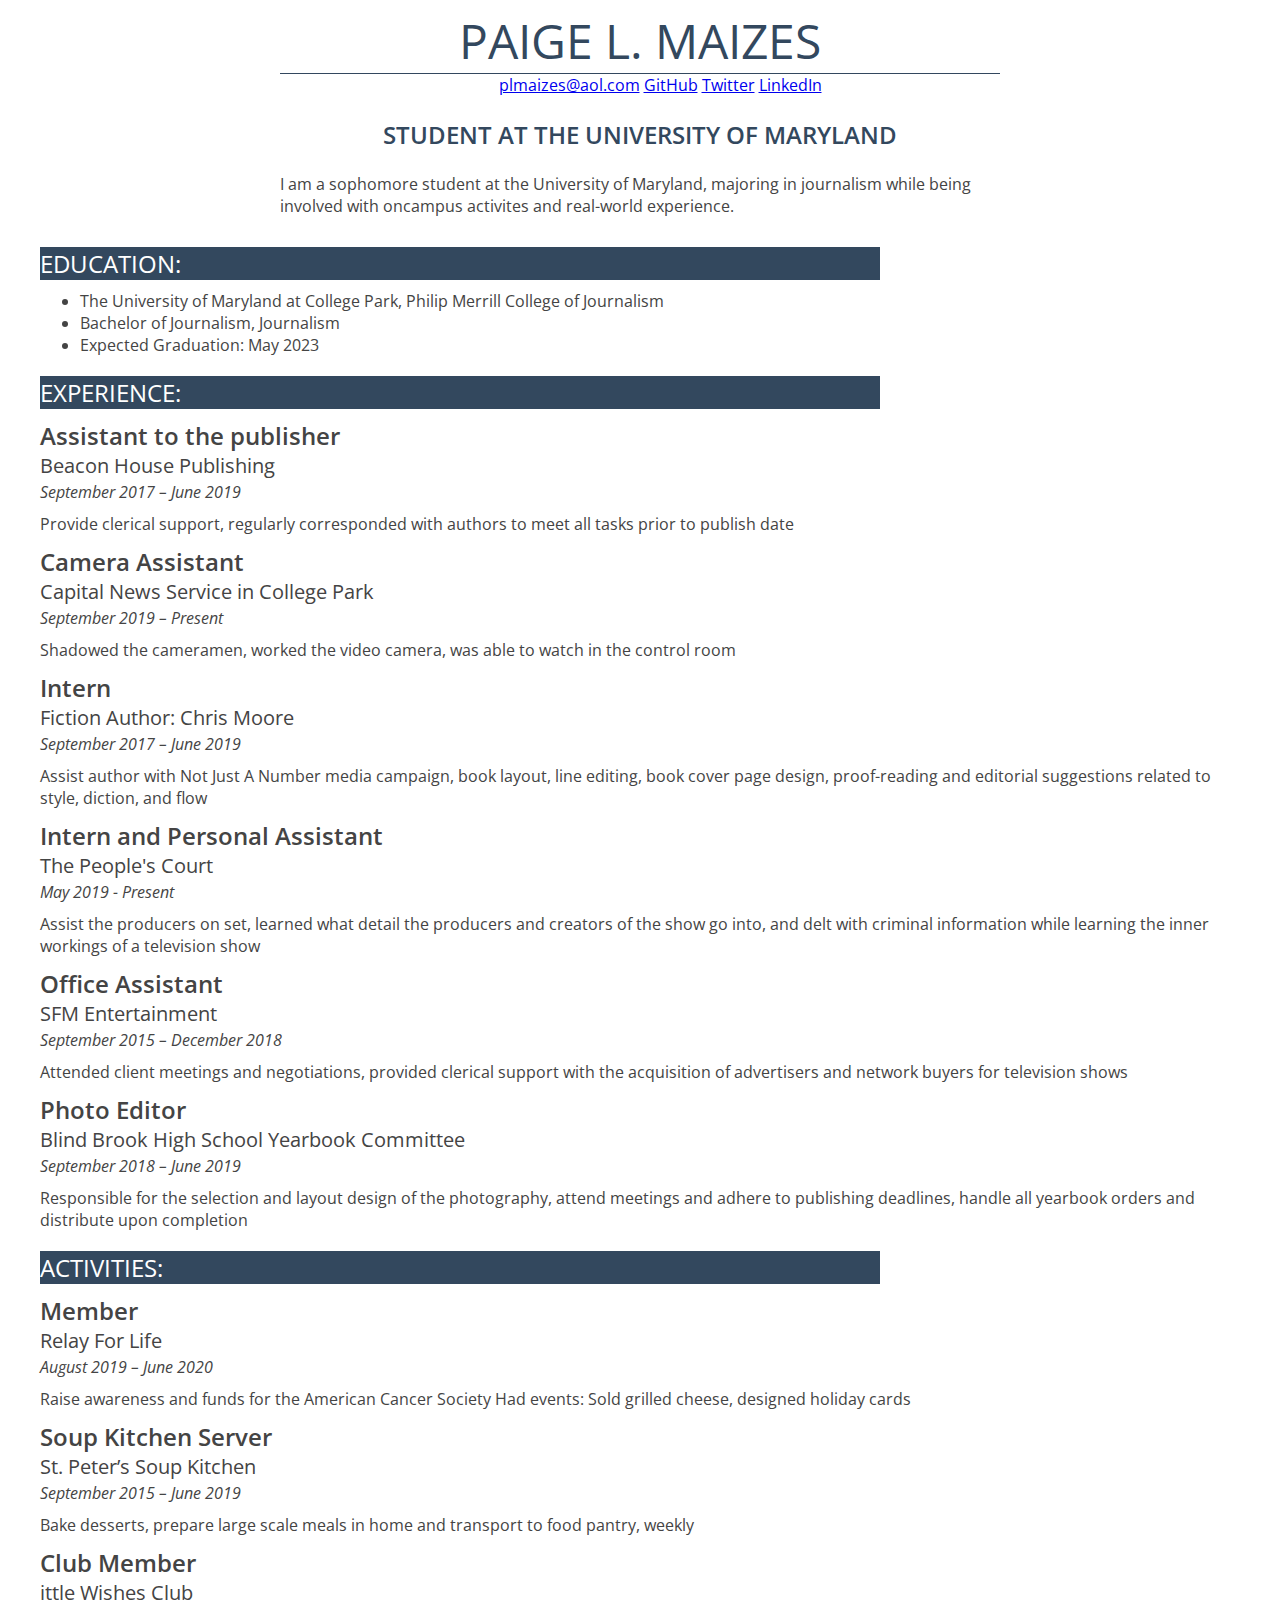
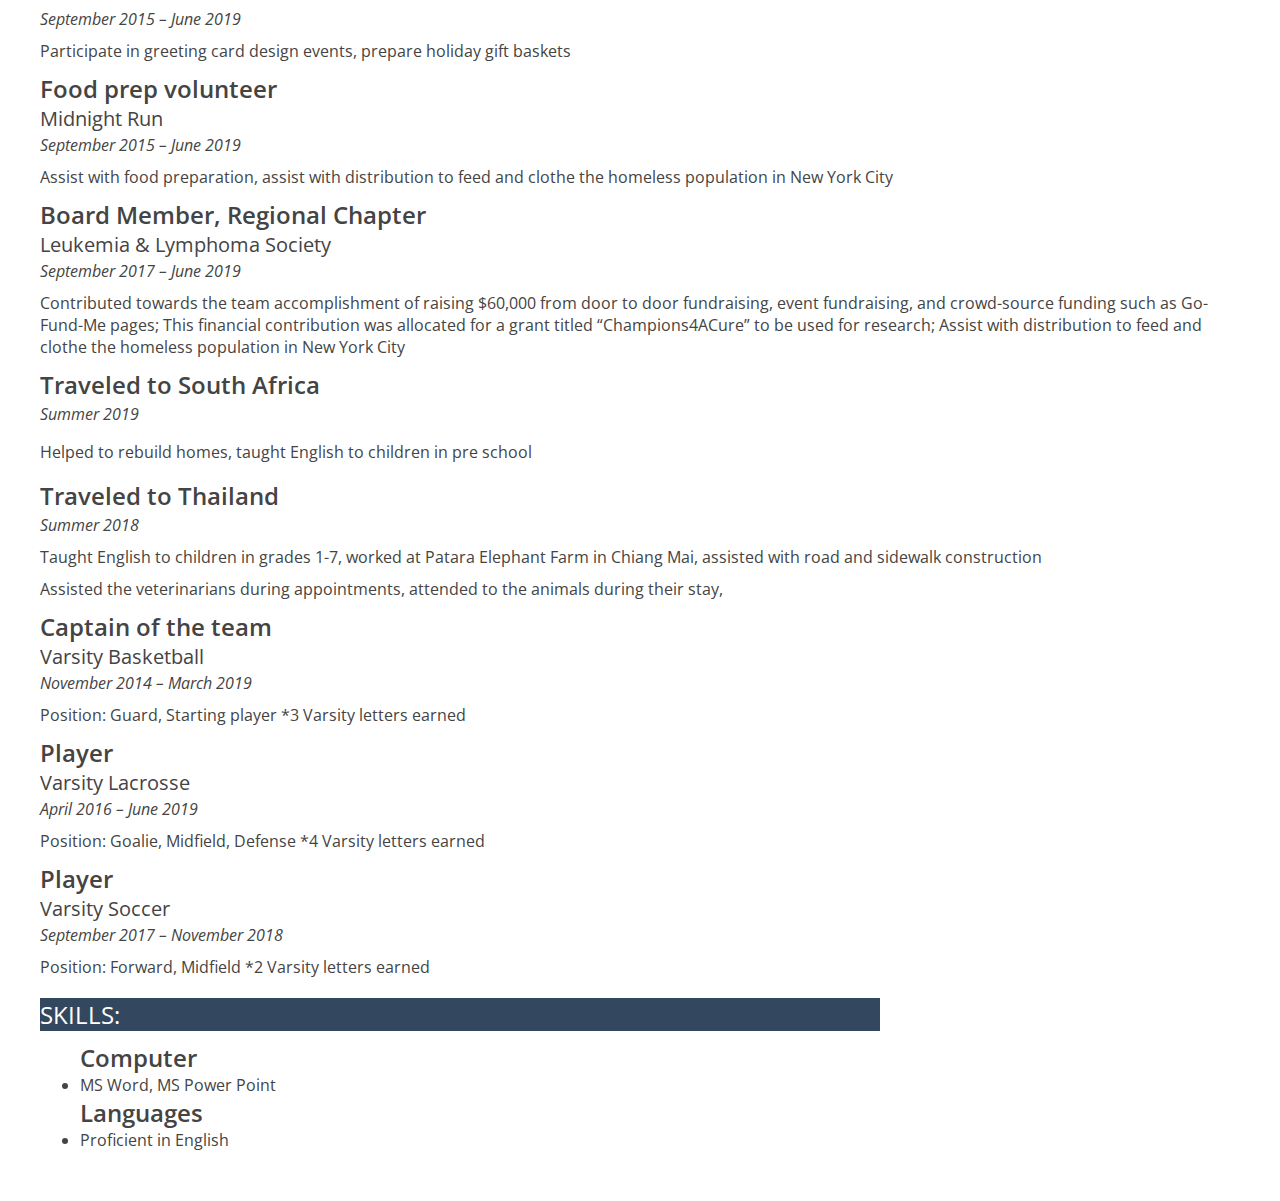
<file: resume/index.html>
<!DOCTYPE html>
<!--styles for my spreadsheet-->

<html lang="en">

<head>
  <title>Paige Maizes Resume</title>

  <link rel="stylesheet" type="text/css" href="style.css">

  <link href="https://fonts.googleapis.com/css2?family=Open+Sans:wght@400;600;700&display=swap" rel="stylesheet">

</head>

<body>
<!-- I built this myself-->
<!-- test coment-->

<div id="container">
  <div id="name">Paige L. Maizes</div>
  <ul class="menu">
    <li><a href="mailto:plmaizes@aol.com">plmaizes@aol.com</a></li>
    <li><a href="https://github.com/pmaizes">GitHub</a></li>
    <li><a href="https://twitter.com/MaizesPaige">Twitter</a></li>
    <li><a href="https://www.linkedin.com/in/paige-maizes-4419201ab/">LinkedIn</a></li>
  </ul><br>
  <div id="title">Student at The University of Maryland</div><br>

<!--
  <img src="8K3A9253 2.JPG" width="300px">
-->

<!--<ul class="menu">
  <li><a href="mailto:plmaizes@aol.com">plmaizes@aol.com</a></li>
  <li><a href="https://github.com/pmaizes">GitHub</a></li>
  <li><a href="https://twitter.com/MaizesPaige">Twitter</a></li>
  <li><a href="https://www.linkedin.com/in/paige-maizes-4419201ab/">LinkedIn</a></li>
</ul>
-->

<p class="top">I am a sophomore student at the University of Maryland, majoring in journalism while being involved with oncampus activites and real-world experience.</p>

  <div class="sectionheader">Education:</div>

    <ul id="degree">
      <li>The University of Maryland at College Park, Philip Merrill College of Journalism
      <li>Bachelor of Journalism, Journalism</li>
      <li>Expected Graduation: May 2023</li>
    </ul>

  <div class="sectionheader">Experience:</div>

  <div class="jobtitle">Assistant to the publisher</div> <div class="organization">Beacon House Publishing</div> <div class="date">September 2017 – June 2019</div>
  <p class="description">Provide clerical support, regularly corresponded with authors to meet all tasks prior to publish date</p>

  <div class="jobtitle">Camera Assistant</div>	<div class="organization">Capital News Service in College Park</div> <div class="date">September 2019 – Present</div>
  <p class="description">Shadowed the cameramen, worked the video camera, was able to watch in the control room</p>

  <div class="jobtitle">Intern</div>	<div class="organization">Fiction Author: Chris Moore</div> <div class="date">September 2017 – June 2019</div>
  <p class="description">Assist author with Not Just A Number media campaign, book layout, line editing, book cover page design, proof-reading and editorial suggestions related to style, diction, and flow</p>

  <div class="jobtitle">Intern and Personal Assistant</div> <div class="organization">The People's Court</div> <div class="date">May 2019 - Present</div>
  <p class="description">Assist the producers on set, learned what detail the producers and creators of the show go into, and delt with criminal information while learning the inner workings of a television show</p>

  <div class="jobtitle">Office Assistant</div>	<div class="organization">SFM Entertainment</div> <div class="date">September 2015 – December 2018</div>
  <p class="description">Attended client meetings and negotiations, provided clerical support with the acquisition of advertisers and network buyers for television shows</p>

  <div class="jobtitle">Photo Editor</div>	<div class="organization">Blind Brook High School Yearbook Committee</div> <div class="date">September 2018 – June 2019</div>
  <p class="description">Responsible for the selection and layout design of the photography, attend meetings and adhere to publishing deadlines, handle all yearbook orders and distribute upon completion</p>



  <div class="sectionheader">Activities:</div>

  <div class="jobtitle">Member</div> <div class="organization">Relay For Life</div> <div class="date">August 2019 – June 2020</div>
  <p class="description">Raise awareness and funds for the American Cancer Society
  Had events: Sold grilled cheese, designed holiday cards</p>

  <div class="jobtitle">Soup Kitchen Server</div> <div class="organization">St. Peter’s Soup Kitchen</div> <div class="date">September 2015 – June 2019</div>
  <p class="description">Bake desserts, prepare large scale meals in home and transport to food pantry, weekly</p>

  <div class="jobtitle">Club Member</div> <div class="organization">ittle Wishes Club</div> <div class="date">September 2015 – June 2019</div>
  <p class="description">Participate in greeting card design events, prepare holiday gift baskets</p>

  <div class="jobtitle">Food prep volunteer</div> <div class="organization">Midnight Run</div>	<div class="date">September 2015 – June 2019</div>
  <p class="description">Assist with food preparation, assist with distribution to feed and clothe the homeless population in New York City</p>

  <div class="jobtitle">Board Member, Regional Chapter</div>	<div class="organization">Leukemia & Lymphoma Society</div> <div class="date">September 2017 – June 2019</div>
  <p class="description">Contributed towards the team accomplishment of raising $60,000 from door to door fundraising, event fundraising, and crowd-source funding such as Go-Fund-Me pages; This financial contribution was allocated for a grant titled “Champions4ACure” to be used for research; Assist with distribution to feed and clothe the homeless population in New York City</p>

  <div class="jobtitle">Traveled to South Africa</div>	<div class="date">Summer 2019</div>
  <p>Helped to rebuild homes, taught English to children in pre school</p>

  <div class="jobtitle">Traveled to Thailand</div>	<div class="date">Summer 2018</div>
  <p class="description">Taught English to children in grades 1-7, worked at Patara Elephant Farm in Chiang Mai, assisted with road and sidewalk construction</p>

  <p class="description">Assisted the veterinarians during appointments, attended to the animals during their stay,</p>

  <div class="jobtitle">Captain of the team</div> <div class="organization">Varsity Basketball</div> <div class="date">November 2014 – March 2019</div>
  <p class="description">Position: Guard, Starting player *3 Varsity letters earned</p>

  <div class="jobtitle">Player</div>	<div class="organization">Varsity Lacrosse</div> <div class="date">April 2016 – June 2019</div>
  <p class="description">Position: Goalie, Midfield, Defense *4 Varsity letters earned</p>

  <div class="jobtitle">Player</div>	<div class="organization">Varsity Soccer</div> <div class="date">September 2017 – November 2018</div>
  <p class="description">Position: Forward, Midfield *2 Varsity letters earned</p>


  <div class="sectionheader">Skills:</div>
  <ul id="do">
    <div class="jobtitle">Computer</div>
      <li>MS Word, MS Power Point</li>
    <div class="jobtitle">Languages</div>
      <li>Proficient in English</li>
  </ul>

</div>
</body>
</html>
</file>
<file: resume/style.css>
/* Main Style */

BODY {
  font-family: 'Open Sans', arial, sans-serif;
  font-size: 1em;
  color:#444;
  font-weight: 400;
}

#container{
  width: 100%;
  max-width: 1200px;
  margin: 0 auto;
  margin-bottom: 50px;
}

/* Name */
#name{
  font-size: 3em;
  color: #33485e;
  text-transform: uppercase;
  text-align: center;
  border-bottom: 1px solid #33485e;
  width: 60%;
  min-width: 300px;
  margin: 0 auto;
}

#degree{
  margin-top: 5px;
  margin-bottom: 0px;
  margin-right: 0px;
  margin-left: 0px;
  margin: 0 auto;
  text-align: left;
}

/* Title */
#title{
  color: #33485e;
  text-transform: uppercase;
  font-size: 1.5em;
  font-weight: 600;
  text-align: center;
  margin-top: 20px;
  margin: 0 auto;
}

/* Section Titles */
.sectionheader{
  font-size: 1.5em;
  text-transform: uppercase;
  background-color: #33485e;
  color: #fff;
  font-weight: 400;
  margin-bottom: 10px;
  margin-top: 20px;
  margin-right: 0;
  margin-left: 0;
  width: 70%;
  min-width: 300px;
}

/* Job Titles */
.jobtitle{
  font-weight: 600;
  font-size: 1.5em;
}

/* Job Organization */
.organization{
  font-weight: 400;
  font-size: 1.25em;
}

/* Job Dates */
.date{
  font-weight: 400;
  font-size: 1em;
  font-style: italic;
  margin-top: 2px;
  margin-bottom: 0px;
  margin-right: 0px;
  margin-left: 0px;

}

/* Paragraphs */
.description{
  margin-top: 10px;
  margin-bottom: 10px;
  margin-right: 0px;
  margin-left: 0px;
}

/* I am not writing this correctly */
#do{
  margin-top: 5px;
  margin-bottom: 0px;
  margin-right: 0px;
  margin-left: 0px;
  margin:0 auto;
  text-align: left;
}

/* Contact Info */
/* Having trouble with the menu part */
.menu li{
  margin:0 auto;
  padding:0 auto;
  display: inline;
  list-style-type: none;
}

ul{
  font-size: 1em;
  margin: 0 auto;
  text-align: center;
}

.top{
  width: 60%;
  min-width: 300px;
  margin:0 auto;
  margin-bottom: 30px;
}
</file>
